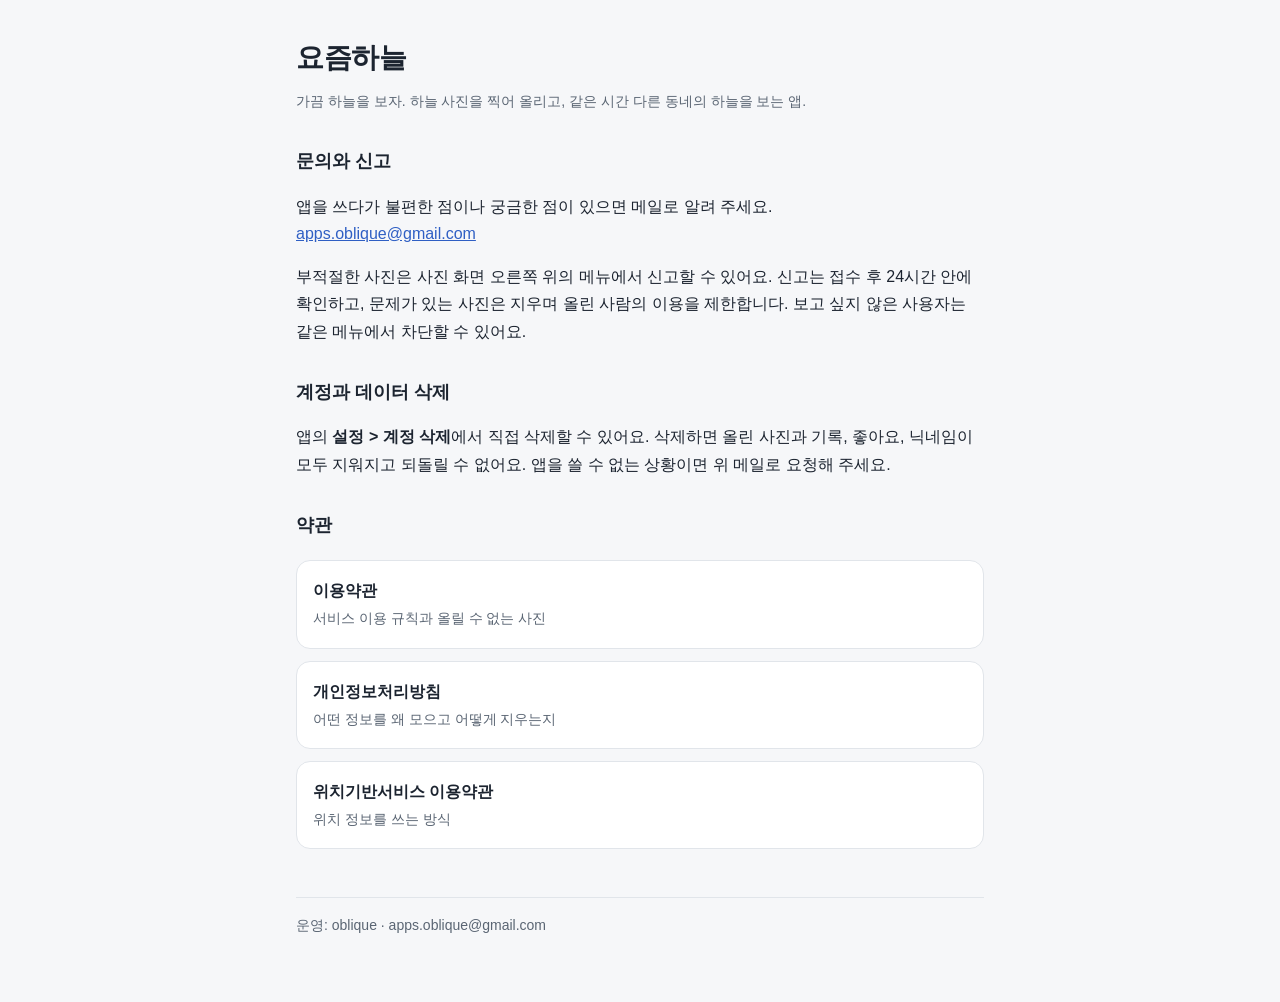
<file: index.html>
<!doctype html>
<html lang="ko">
<head>
<meta charset="utf-8">
<meta name="viewport" content="width=device-width, initial-scale=1">
<title>요즘하늘</title>
<link rel="stylesheet" href="style.css">
</head>
<body>
<main>
  <h1>요즘하늘</h1>
  <p class="meta">가끔 하늘을 보자. 하늘 사진을 찍어 올리고, 같은 시간 다른 동네의 하늘을 보는 앱.</p>

  <h2>문의와 신고</h2>
  <p>앱을 쓰다가 불편한 점이나 궁금한 점이 있으면 메일로 알려 주세요.<br>
  <a href="mailto:apps.oblique@gmail.com">apps.oblique@gmail.com</a></p>
  <p>부적절한 사진은 사진 화면 오른쪽 위의 메뉴에서 신고할 수 있어요. 신고는 접수 후 24시간 안에 확인하고, 문제가 있는 사진은 지우며 올린 사람의 이용을 제한합니다. 보고 싶지 않은 사용자는 같은 메뉴에서 차단할 수 있어요.</p>

  <h2>계정과 데이터 삭제</h2>
  <p>앱의 <strong>설정 &gt; 계정 삭제</strong>에서 직접 삭제할 수 있어요. 삭제하면 올린 사진과 기록, 좋아요, 닉네임이 모두 지워지고 되돌릴 수 없어요. 앱을 쓸 수 없는 상황이면 위 메일로 요청해 주세요.</p>

  <h2>약관</h2>
  <div class="cards">
    <a class="card" href="terms.html"><strong>이용약관</strong><span>서비스 이용 규칙과 올릴 수 없는 사진</span></a>
    <a class="card" href="privacy.html"><strong>개인정보처리방침</strong><span>어떤 정보를 왜 모으고 어떻게 지우는지</span></a>
    <a class="card" href="location.html"><strong>위치기반서비스 이용약관</strong><span>위치 정보를 쓰는 방식</span></a>
  </div>

  <footer>운영: oblique · apps.oblique@gmail.com</footer>
</main>
</body>
</html>
</file>
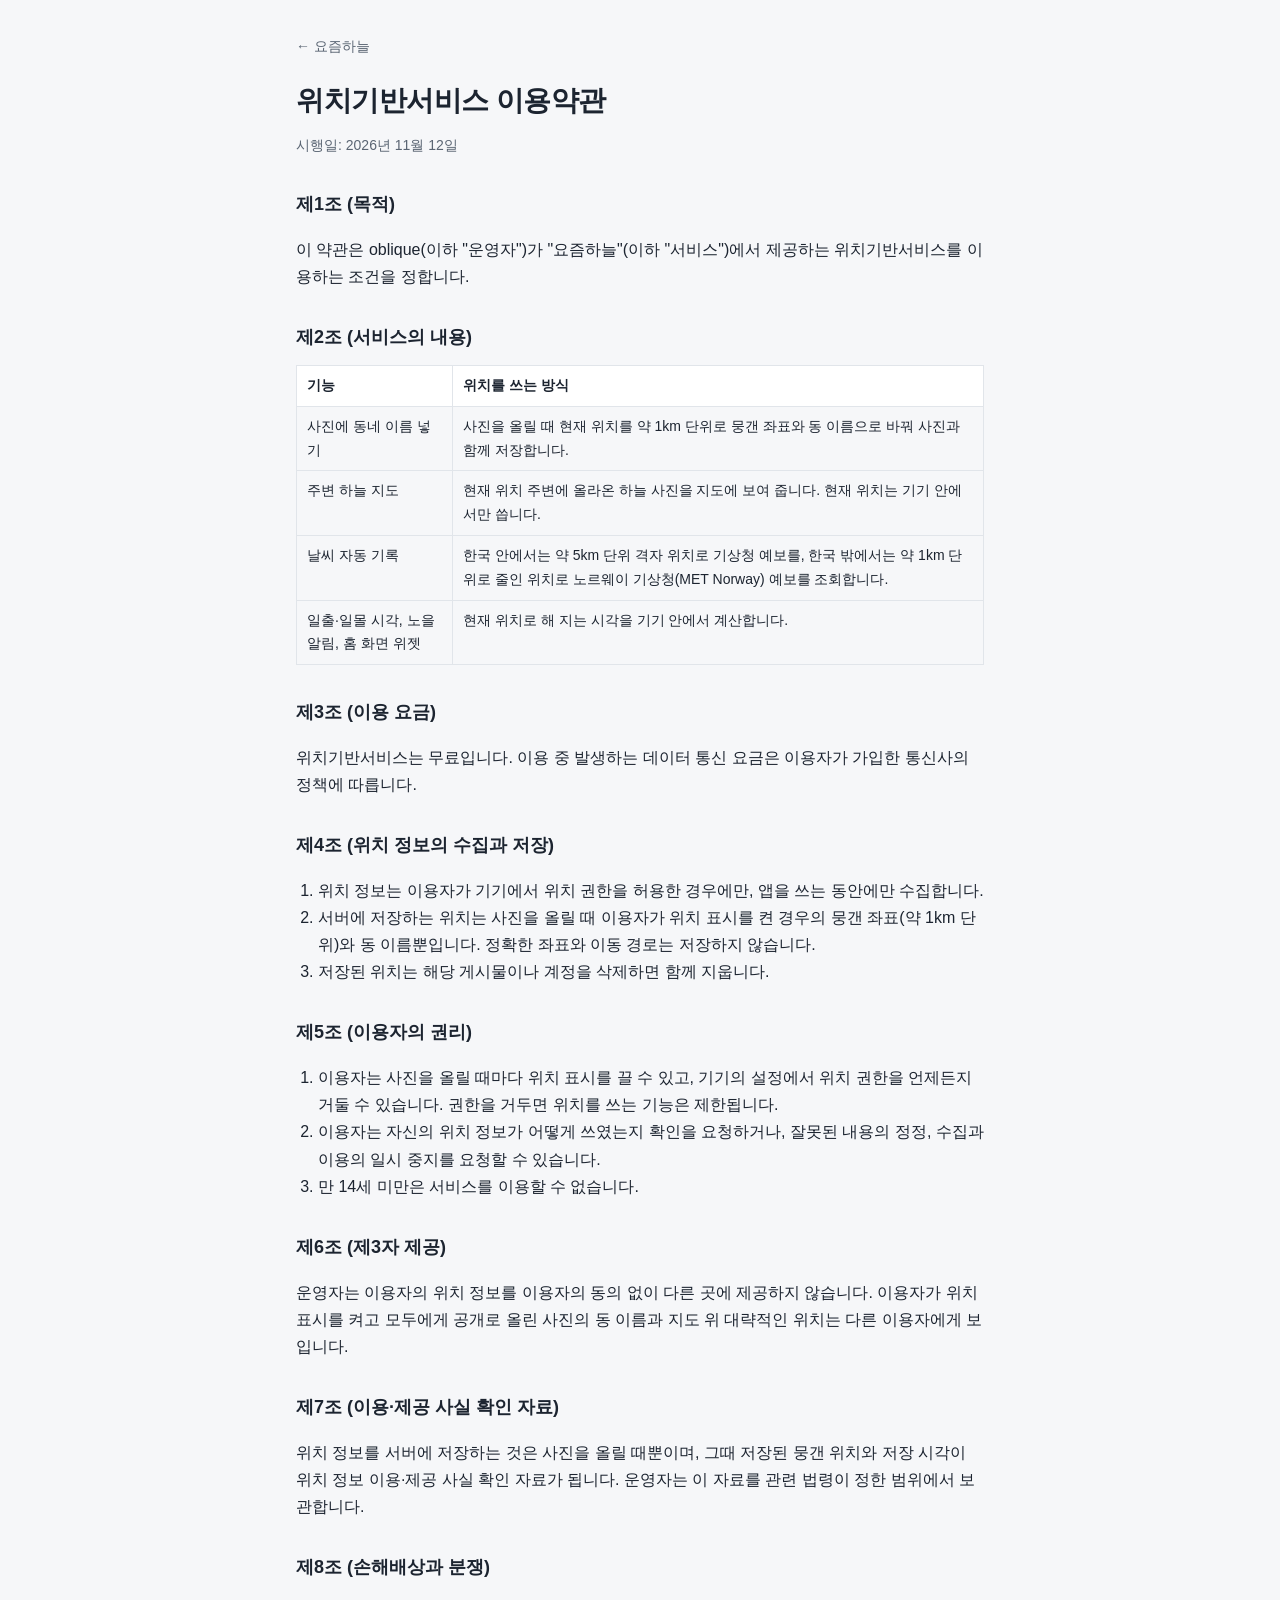
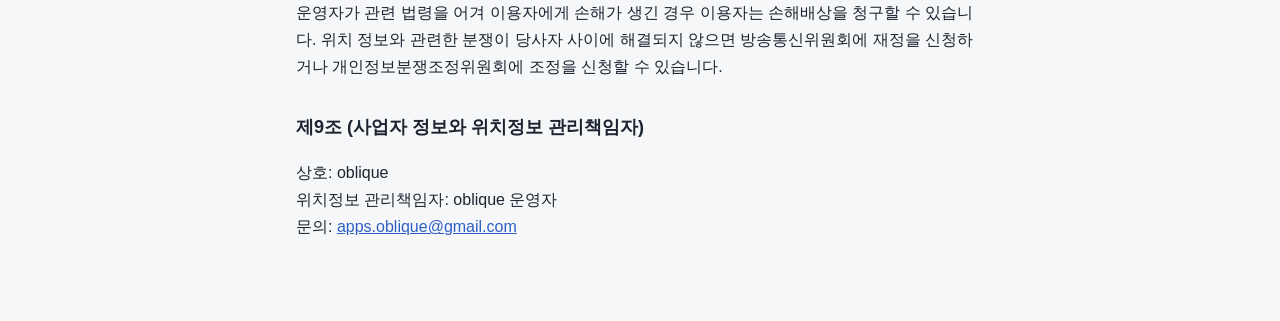
<file: location.html>
<!doctype html>
<html lang="ko">
<head>
<meta charset="utf-8">
<meta name="viewport" content="width=device-width, initial-scale=1">
<title>위치기반서비스 이용약관 · 요즘하늘</title>
<link rel="stylesheet" href="style.css">
</head>
<body>
<main>
  <header class="top"><a href="./">← 요즘하늘</a></header>
  <h1>위치기반서비스 이용약관</h1>
  <p class="meta">시행일: 2026년 11월 12일</p>

  <h2>제1조 (목적)</h2>
  <p>이 약관은 oblique(이하 "운영자")가 "요즘하늘"(이하 "서비스")에서 제공하는 위치기반서비스를 이용하는 조건을 정합니다.</p>

  <h2>제2조 (서비스의 내용)</h2>
  <table>
    <tr><th>기능</th><th>위치를 쓰는 방식</th></tr>
    <tr><td>사진에 동네 이름 넣기</td><td>사진을 올릴 때 현재 위치를 약 1km 단위로 뭉갠 좌표와 동 이름으로 바꿔 사진과 함께 저장합니다.</td></tr>
    <tr><td>주변 하늘 지도</td><td>현재 위치 주변에 올라온 하늘 사진을 지도에 보여 줍니다. 현재 위치는 기기 안에서만 씁니다.</td></tr>
    <tr><td>날씨 자동 기록</td><td>한국 안에서는 약 5km 단위 격자 위치로 기상청 예보를, 한국 밖에서는 약 1km 단위로 줄인 위치로 노르웨이 기상청(MET Norway) 예보를 조회합니다.</td></tr>
    <tr><td>일출·일몰 시각, 노을 알림, 홈 화면 위젯</td><td>현재 위치로 해 지는 시각을 기기 안에서 계산합니다.</td></tr>
  </table>

  <h2>제3조 (이용 요금)</h2>
  <p>위치기반서비스는 무료입니다. 이용 중 발생하는 데이터 통신 요금은 이용자가 가입한 통신사의 정책에 따릅니다.</p>

  <h2>제4조 (위치 정보의 수집과 저장)</h2>
  <ol>
    <li>위치 정보는 이용자가 기기에서 위치 권한을 허용한 경우에만, 앱을 쓰는 동안에만 수집합니다.</li>
    <li>서버에 저장하는 위치는 사진을 올릴 때 이용자가 위치 표시를 켠 경우의 뭉갠 좌표(약 1km 단위)와 동 이름뿐입니다. 정확한 좌표와 이동 경로는 저장하지 않습니다.</li>
    <li>저장된 위치는 해당 게시물이나 계정을 삭제하면 함께 지웁니다.</li>
  </ol>

  <h2>제5조 (이용자의 권리)</h2>
  <ol>
    <li>이용자는 사진을 올릴 때마다 위치 표시를 끌 수 있고, 기기의 설정에서 위치 권한을 언제든지 거둘 수 있습니다. 권한을 거두면 위치를 쓰는 기능은 제한됩니다.</li>
    <li>이용자는 자신의 위치 정보가 어떻게 쓰였는지 확인을 요청하거나, 잘못된 내용의 정정, 수집과 이용의 일시 중지를 요청할 수 있습니다.</li>
    <li>만 14세 미만은 서비스를 이용할 수 없습니다.</li>
  </ol>

  <h2>제6조 (제3자 제공)</h2>
  <p>운영자는 이용자의 위치 정보를 이용자의 동의 없이 다른 곳에 제공하지 않습니다. 이용자가 위치 표시를 켜고 모두에게 공개로 올린 사진의 동 이름과 지도 위 대략적인 위치는 다른 이용자에게 보입니다.</p>

  <h2>제7조 (이용·제공 사실 확인 자료)</h2>
  <p>위치 정보를 서버에 저장하는 것은 사진을 올릴 때뿐이며, 그때 저장된 뭉갠 위치와 저장 시각이 위치 정보 이용·제공 사실 확인 자료가 됩니다. 운영자는 이 자료를 관련 법령이 정한 범위에서 보관합니다.</p>

  <h2>제8조 (손해배상과 분쟁)</h2>
  <p>운영자가 관련 법령을 어겨 이용자에게 손해가 생긴 경우 이용자는 손해배상을 청구할 수 있습니다. 위치 정보와 관련한 분쟁이 당사자 사이에 해결되지 않으면 방송통신위원회에 재정을 신청하거나 개인정보분쟁조정위원회에 조정을 신청할 수 있습니다.</p>

  <h2>제9조 (사업자 정보와 위치정보 관리책임자)</h2>
  <p>상호: oblique<br>
  위치정보 관리책임자: oblique 운영자<br>
  문의: <a href="mailto:apps.oblique@gmail.com">apps.oblique@gmail.com</a></p>
</main>
</body>
</html>
</file>
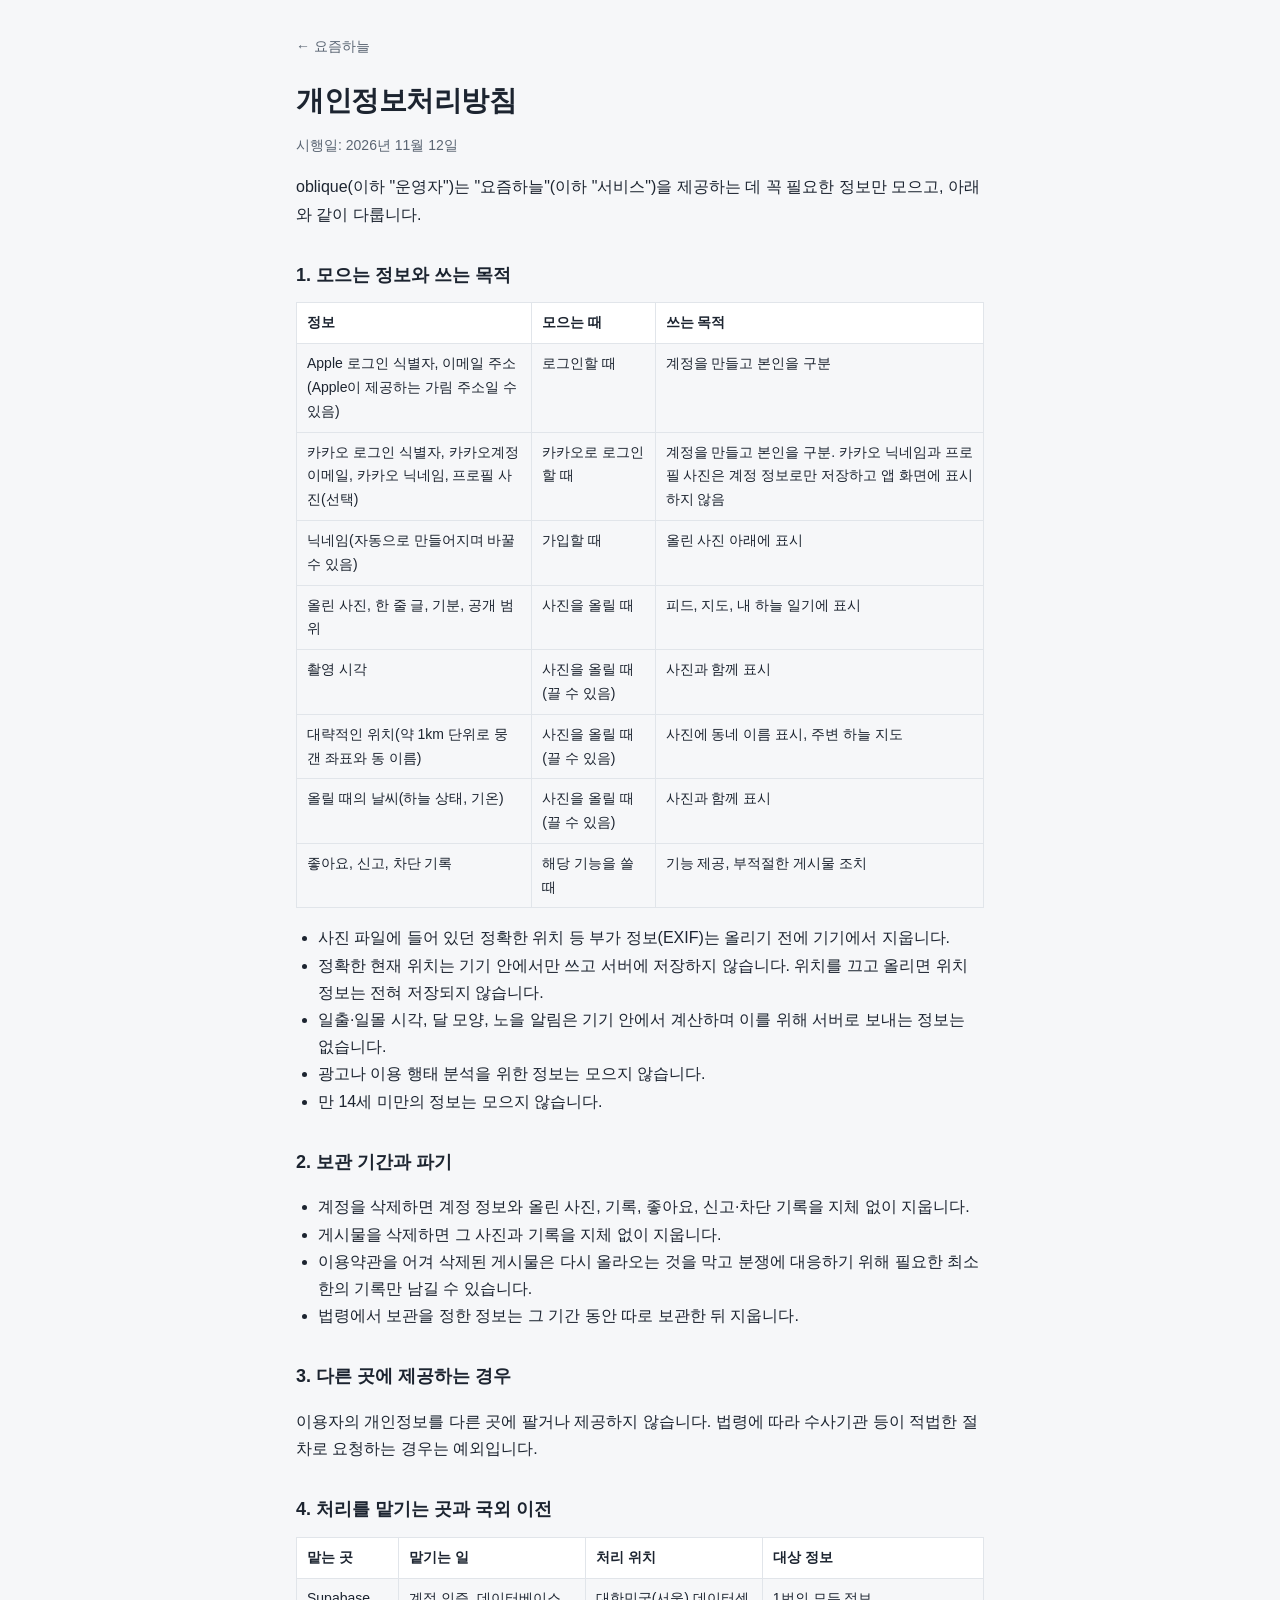
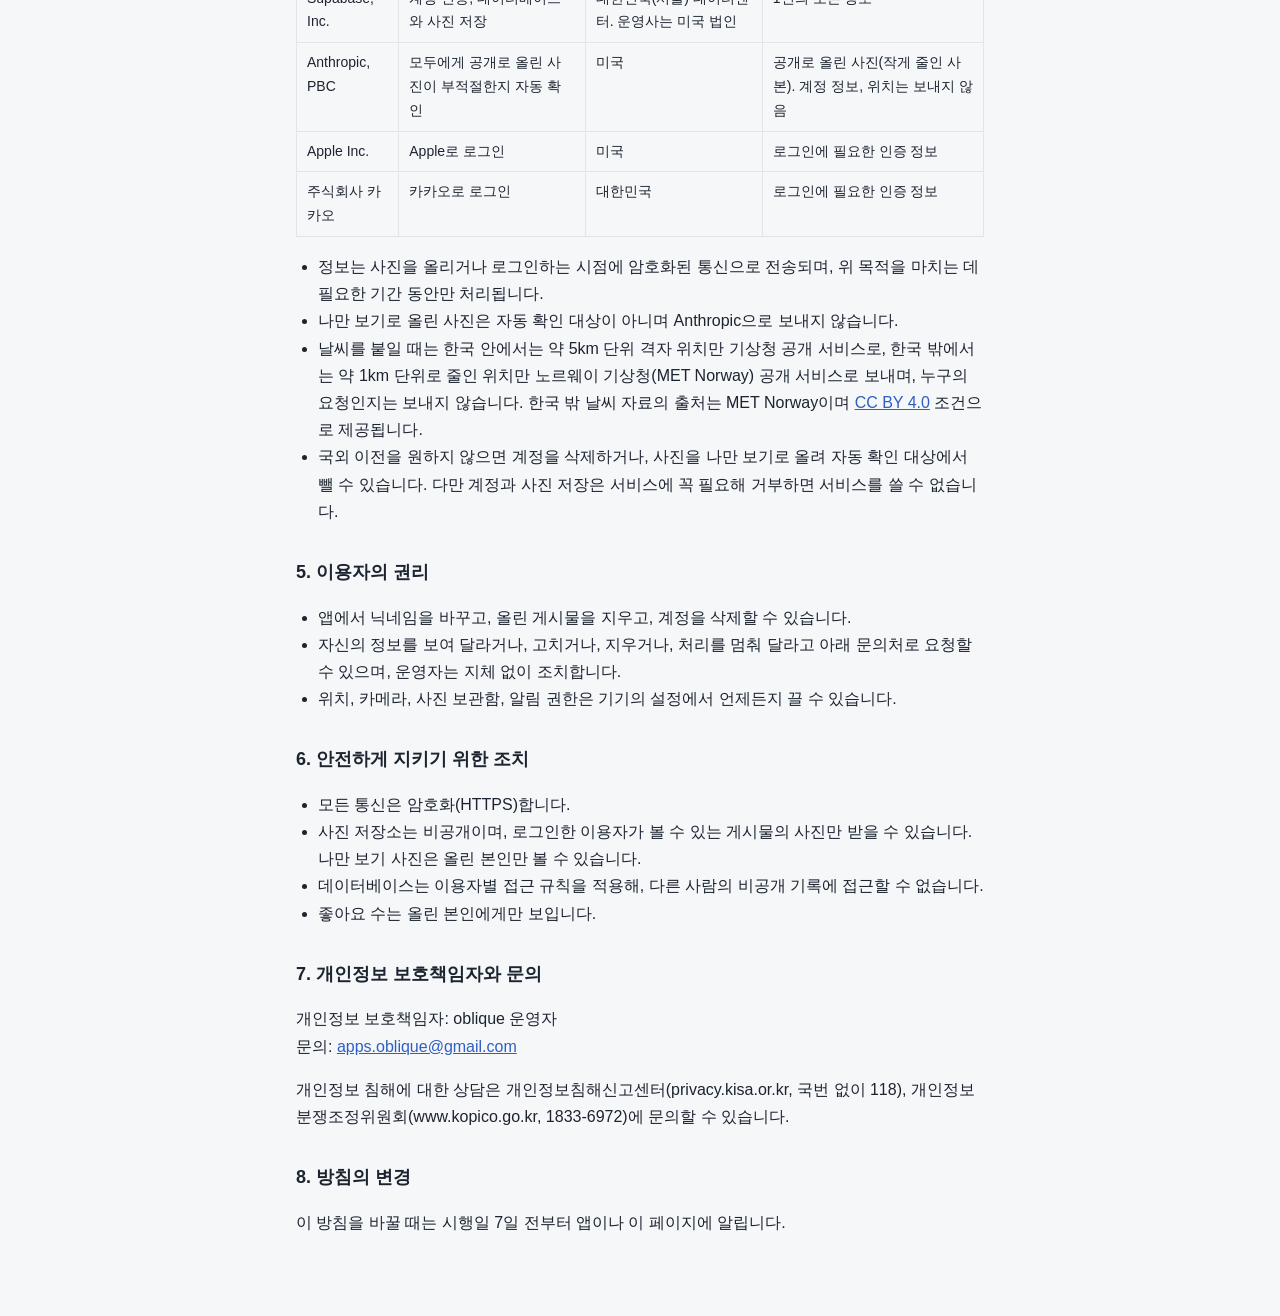
<file: privacy.html>
<!doctype html>
<html lang="ko">
<head>
<meta charset="utf-8">
<meta name="viewport" content="width=device-width, initial-scale=1">
<title>개인정보처리방침 · 요즘하늘</title>
<link rel="stylesheet" href="style.css">
</head>
<body>
<main>
  <header class="top"><a href="./">← 요즘하늘</a></header>
  <h1>개인정보처리방침</h1>
  <p class="meta">시행일: 2026년 11월 12일</p>
  <p>oblique(이하 "운영자")는 "요즘하늘"(이하 "서비스")을 제공하는 데 꼭 필요한 정보만 모으고, 아래와 같이 다룹니다.</p>

  <h2>1. 모으는 정보와 쓰는 목적</h2>
  <table>
    <tr><th>정보</th><th>모으는 때</th><th>쓰는 목적</th></tr>
    <tr><td>Apple 로그인 식별자, 이메일 주소(Apple이 제공하는 가림 주소일 수 있음)</td><td>로그인할 때</td><td>계정을 만들고 본인을 구분</td></tr>
    <tr><td>카카오 로그인 식별자, 카카오계정 이메일, 카카오 닉네임, 프로필 사진(선택)</td><td>카카오로 로그인할 때</td><td>계정을 만들고 본인을 구분. 카카오 닉네임과 프로필 사진은 계정 정보로만 저장하고 앱 화면에 표시하지 않음</td></tr>
    <tr><td>닉네임(자동으로 만들어지며 바꿀 수 있음)</td><td>가입할 때</td><td>올린 사진 아래에 표시</td></tr>
    <tr><td>올린 사진, 한 줄 글, 기분, 공개 범위</td><td>사진을 올릴 때</td><td>피드, 지도, 내 하늘 일기에 표시</td></tr>
    <tr><td>촬영 시각</td><td>사진을 올릴 때(끌 수 있음)</td><td>사진과 함께 표시</td></tr>
    <tr><td>대략적인 위치(약 1km 단위로 뭉갠 좌표와 동 이름)</td><td>사진을 올릴 때(끌 수 있음)</td><td>사진에 동네 이름 표시, 주변 하늘 지도</td></tr>
    <tr><td>올릴 때의 날씨(하늘 상태, 기온)</td><td>사진을 올릴 때(끌 수 있음)</td><td>사진과 함께 표시</td></tr>
    <tr><td>좋아요, 신고, 차단 기록</td><td>해당 기능을 쓸 때</td><td>기능 제공, 부적절한 게시물 조치</td></tr>
  </table>
  <ul>
    <li>사진 파일에 들어 있던 정확한 위치 등 부가 정보(EXIF)는 올리기 전에 기기에서 지웁니다.</li>
    <li>정확한 현재 위치는 기기 안에서만 쓰고 서버에 저장하지 않습니다. 위치를 끄고 올리면 위치 정보는 전혀 저장되지 않습니다.</li>
    <li>일출·일몰 시각, 달 모양, 노을 알림은 기기 안에서 계산하며 이를 위해 서버로 보내는 정보는 없습니다.</li>
    <li>광고나 이용 행태 분석을 위한 정보는 모으지 않습니다.</li>
    <li>만 14세 미만의 정보는 모으지 않습니다.</li>
  </ul>

  <h2>2. 보관 기간과 파기</h2>
  <ul>
    <li>계정을 삭제하면 계정 정보와 올린 사진, 기록, 좋아요, 신고·차단 기록을 지체 없이 지웁니다.</li>
    <li>게시물을 삭제하면 그 사진과 기록을 지체 없이 지웁니다.</li>
    <li>이용약관을 어겨 삭제된 게시물은 다시 올라오는 것을 막고 분쟁에 대응하기 위해 필요한 최소한의 기록만 남길 수 있습니다.</li>
    <li>법령에서 보관을 정한 정보는 그 기간 동안 따로 보관한 뒤 지웁니다.</li>
  </ul>

  <h2>3. 다른 곳에 제공하는 경우</h2>
  <p>이용자의 개인정보를 다른 곳에 팔거나 제공하지 않습니다. 법령에 따라 수사기관 등이 적법한 절차로 요청하는 경우는 예외입니다.</p>

  <h2>4. 처리를 맡기는 곳과 국외 이전</h2>
  <table>
    <tr><th>맡는 곳</th><th>맡기는 일</th><th>처리 위치</th><th>대상 정보</th></tr>
    <tr><td>Supabase, Inc.</td><td>계정 인증, 데이터베이스와 사진 저장</td><td>대한민국(서울) 데이터센터. 운영사는 미국 법인</td><td>1번의 모든 정보</td></tr>
    <tr><td>Anthropic, PBC</td><td>모두에게 공개로 올린 사진이 부적절한지 자동 확인</td><td>미국</td><td>공개로 올린 사진(작게 줄인 사본). 계정 정보, 위치는 보내지 않음</td></tr>
    <tr><td>Apple Inc.</td><td>Apple로 로그인</td><td>미국</td><td>로그인에 필요한 인증 정보</td></tr>
    <tr><td>주식회사 카카오</td><td>카카오로 로그인</td><td>대한민국</td><td>로그인에 필요한 인증 정보</td></tr>
  </table>
  <ul>
    <li>정보는 사진을 올리거나 로그인하는 시점에 암호화된 통신으로 전송되며, 위 목적을 마치는 데 필요한 기간 동안만 처리됩니다.</li>
    <li>나만 보기로 올린 사진은 자동 확인 대상이 아니며 Anthropic으로 보내지 않습니다.</li>
    <li>날씨를 붙일 때는 한국 안에서는 약 5km 단위 격자 위치만 기상청 공개 서비스로, 한국 밖에서는 약 1km 단위로 줄인 위치만 노르웨이 기상청(MET Norway) 공개 서비스로 보내며, 누구의 요청인지는 보내지 않습니다. 한국 밖 날씨 자료의 출처는 MET Norway이며 <a href="https://creativecommons.org/licenses/by/4.0/">CC BY 4.0</a> 조건으로 제공됩니다.</li>
    <li>국외 이전을 원하지 않으면 계정을 삭제하거나, 사진을 나만 보기로 올려 자동 확인 대상에서 뺄 수 있습니다. 다만 계정과 사진 저장은 서비스에 꼭 필요해 거부하면 서비스를 쓸 수 없습니다.</li>
  </ul>

  <h2>5. 이용자의 권리</h2>
  <ul>
    <li>앱에서 닉네임을 바꾸고, 올린 게시물을 지우고, 계정을 삭제할 수 있습니다.</li>
    <li>자신의 정보를 보여 달라거나, 고치거나, 지우거나, 처리를 멈춰 달라고 아래 문의처로 요청할 수 있으며, 운영자는 지체 없이 조치합니다.</li>
    <li>위치, 카메라, 사진 보관함, 알림 권한은 기기의 설정에서 언제든지 끌 수 있습니다.</li>
  </ul>

  <h2>6. 안전하게 지키기 위한 조치</h2>
  <ul>
    <li>모든 통신은 암호화(HTTPS)합니다.</li>
    <li>사진 저장소는 비공개이며, 로그인한 이용자가 볼 수 있는 게시물의 사진만 받을 수 있습니다. 나만 보기 사진은 올린 본인만 볼 수 있습니다.</li>
    <li>데이터베이스는 이용자별 접근 규칙을 적용해, 다른 사람의 비공개 기록에 접근할 수 없습니다.</li>
    <li>좋아요 수는 올린 본인에게만 보입니다.</li>
  </ul>

  <h2>7. 개인정보 보호책임자와 문의</h2>
  <p>개인정보 보호책임자: oblique 운영자<br>
  문의: <a href="mailto:apps.oblique@gmail.com">apps.oblique@gmail.com</a></p>
  <p>개인정보 침해에 대한 상담은 개인정보침해신고센터(privacy.kisa.or.kr, 국번 없이 118), 개인정보분쟁조정위원회(www.kopico.go.kr, 1833-6972)에 문의할 수 있습니다.</p>

  <h2>8. 방침의 변경</h2>
  <p>이 방침을 바꿀 때는 시행일 7일 전부터 앱이나 이 페이지에 알립니다.</p>
</main>
</body>
</html>
</file>
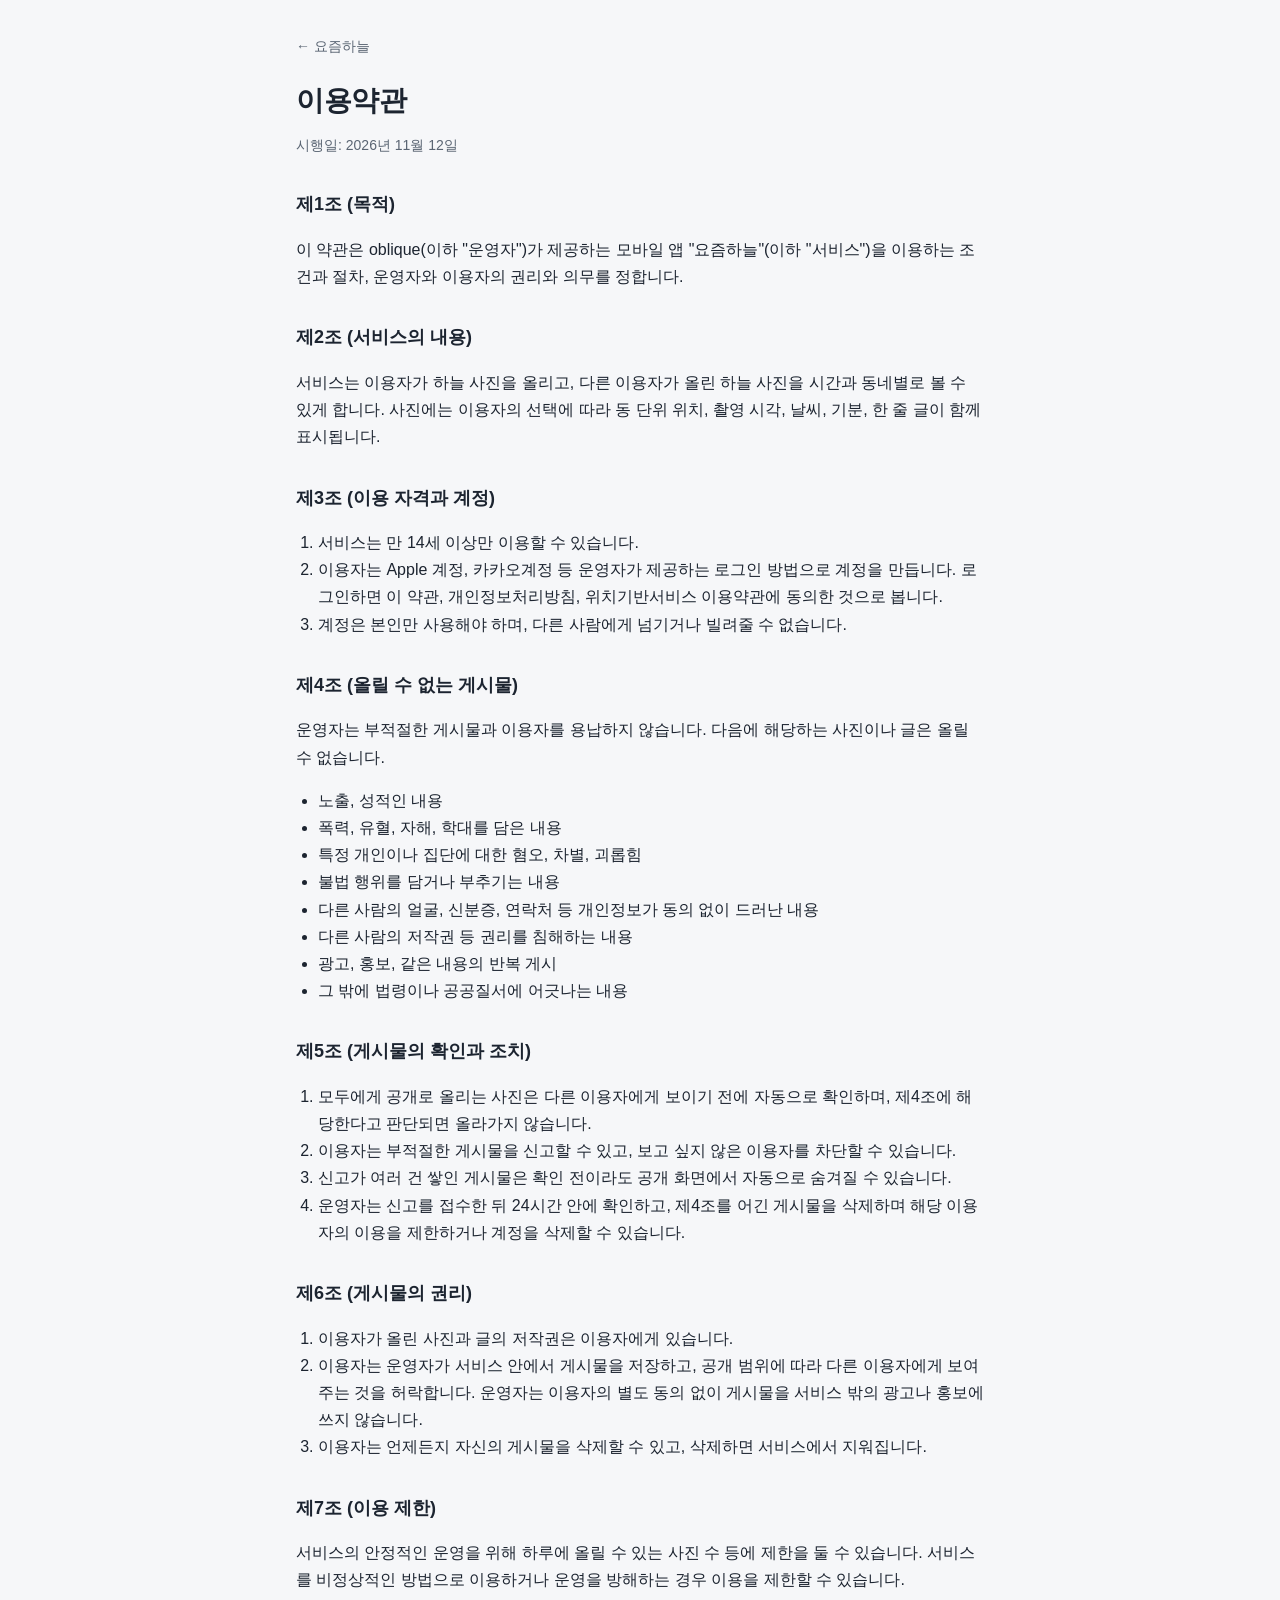
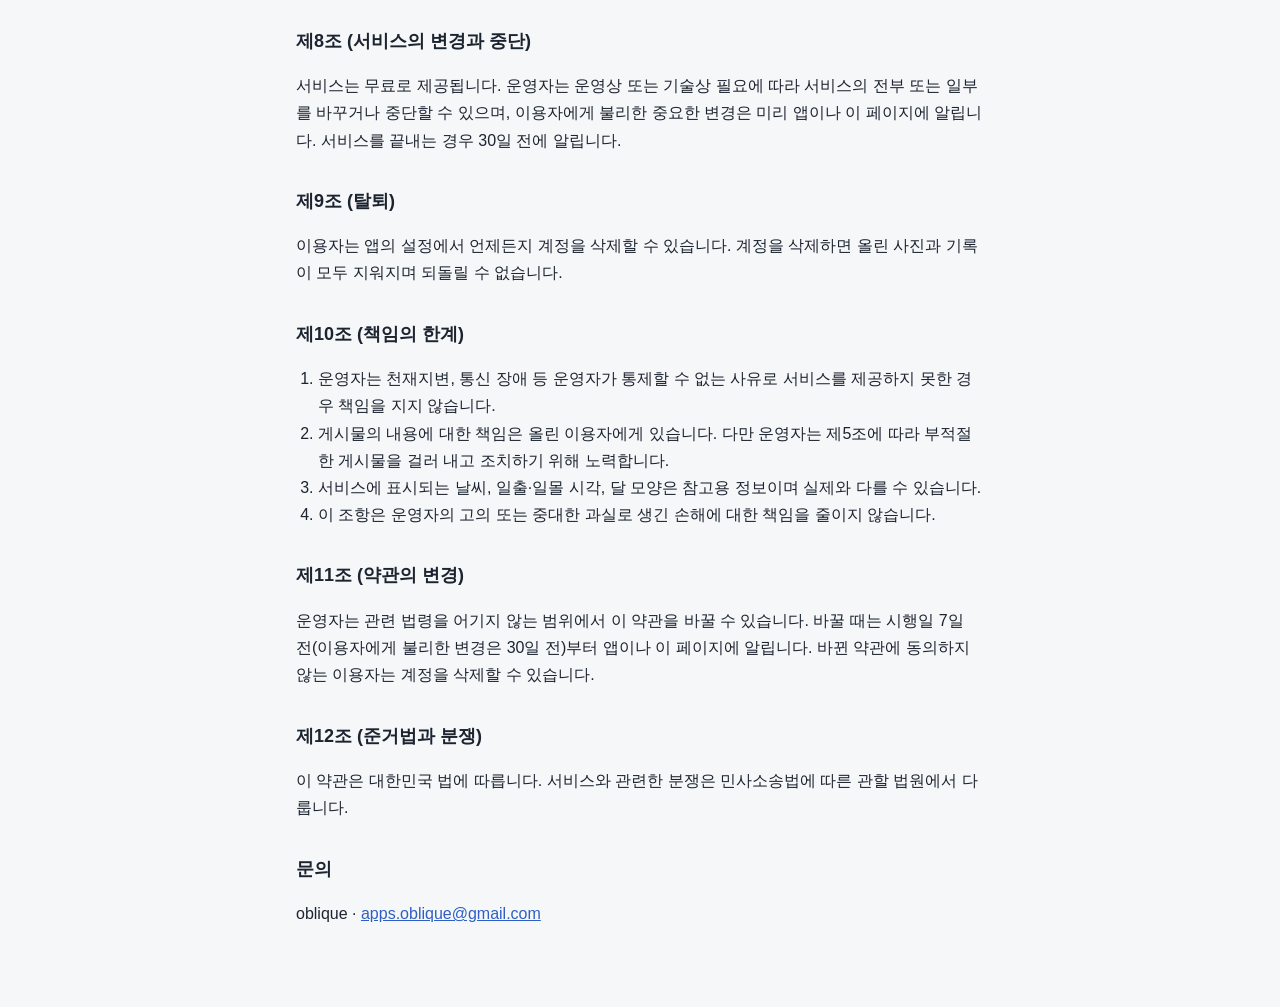
<file: terms.html>
<!doctype html>
<html lang="ko">
<head>
<meta charset="utf-8">
<meta name="viewport" content="width=device-width, initial-scale=1">
<title>이용약관 · 요즘하늘</title>
<link rel="stylesheet" href="style.css">
</head>
<body>
<main>
  <header class="top"><a href="./">← 요즘하늘</a></header>
  <h1>이용약관</h1>
  <p class="meta">시행일: 2026년 11월 12일</p>

  <h2>제1조 (목적)</h2>
  <p>이 약관은 oblique(이하 "운영자")가 제공하는 모바일 앱 "요즘하늘"(이하 "서비스")을 이용하는 조건과 절차, 운영자와 이용자의 권리와 의무를 정합니다.</p>

  <h2>제2조 (서비스의 내용)</h2>
  <p>서비스는 이용자가 하늘 사진을 올리고, 다른 이용자가 올린 하늘 사진을 시간과 동네별로 볼 수 있게 합니다. 사진에는 이용자의 선택에 따라 동 단위 위치, 촬영 시각, 날씨, 기분, 한 줄 글이 함께 표시됩니다.</p>

  <h2>제3조 (이용 자격과 계정)</h2>
  <ol>
    <li>서비스는 만 14세 이상만 이용할 수 있습니다.</li>
    <li>이용자는 Apple 계정, 카카오계정 등 운영자가 제공하는 로그인 방법으로 계정을 만듭니다. 로그인하면 이 약관, 개인정보처리방침, 위치기반서비스 이용약관에 동의한 것으로 봅니다.</li>
    <li>계정은 본인만 사용해야 하며, 다른 사람에게 넘기거나 빌려줄 수 없습니다.</li>
  </ol>

  <h2>제4조 (올릴 수 없는 게시물)</h2>
  <p>운영자는 부적절한 게시물과 이용자를 용납하지 않습니다. 다음에 해당하는 사진이나 글은 올릴 수 없습니다.</p>
  <ul>
    <li>노출, 성적인 내용</li>
    <li>폭력, 유혈, 자해, 학대를 담은 내용</li>
    <li>특정 개인이나 집단에 대한 혐오, 차별, 괴롭힘</li>
    <li>불법 행위를 담거나 부추기는 내용</li>
    <li>다른 사람의 얼굴, 신분증, 연락처 등 개인정보가 동의 없이 드러난 내용</li>
    <li>다른 사람의 저작권 등 권리를 침해하는 내용</li>
    <li>광고, 홍보, 같은 내용의 반복 게시</li>
    <li>그 밖에 법령이나 공공질서에 어긋나는 내용</li>
  </ul>

  <h2>제5조 (게시물의 확인과 조치)</h2>
  <ol>
    <li>모두에게 공개로 올리는 사진은 다른 이용자에게 보이기 전에 자동으로 확인하며, 제4조에 해당한다고 판단되면 올라가지 않습니다.</li>
    <li>이용자는 부적절한 게시물을 신고할 수 있고, 보고 싶지 않은 이용자를 차단할 수 있습니다.</li>
    <li>신고가 여러 건 쌓인 게시물은 확인 전이라도 공개 화면에서 자동으로 숨겨질 수 있습니다.</li>
    <li>운영자는 신고를 접수한 뒤 24시간 안에 확인하고, 제4조를 어긴 게시물을 삭제하며 해당 이용자의 이용을 제한하거나 계정을 삭제할 수 있습니다.</li>
  </ol>

  <h2>제6조 (게시물의 권리)</h2>
  <ol>
    <li>이용자가 올린 사진과 글의 저작권은 이용자에게 있습니다.</li>
    <li>이용자는 운영자가 서비스 안에서 게시물을 저장하고, 공개 범위에 따라 다른 이용자에게 보여 주는 것을 허락합니다. 운영자는 이용자의 별도 동의 없이 게시물을 서비스 밖의 광고나 홍보에 쓰지 않습니다.</li>
    <li>이용자는 언제든지 자신의 게시물을 삭제할 수 있고, 삭제하면 서비스에서 지워집니다.</li>
  </ol>

  <h2>제7조 (이용 제한)</h2>
  <p>서비스의 안정적인 운영을 위해 하루에 올릴 수 있는 사진 수 등에 제한을 둘 수 있습니다. 서비스를 비정상적인 방법으로 이용하거나 운영을 방해하는 경우 이용을 제한할 수 있습니다.</p>

  <h2>제8조 (서비스의 변경과 중단)</h2>
  <p>서비스는 무료로 제공됩니다. 운영자는 운영상 또는 기술상 필요에 따라 서비스의 전부 또는 일부를 바꾸거나 중단할 수 있으며, 이용자에게 불리한 중요한 변경은 미리 앱이나 이 페이지에 알립니다. 서비스를 끝내는 경우 30일 전에 알립니다.</p>

  <h2>제9조 (탈퇴)</h2>
  <p>이용자는 앱의 설정에서 언제든지 계정을 삭제할 수 있습니다. 계정을 삭제하면 올린 사진과 기록이 모두 지워지며 되돌릴 수 없습니다.</p>

  <h2>제10조 (책임의 한계)</h2>
  <ol>
    <li>운영자는 천재지변, 통신 장애 등 운영자가 통제할 수 없는 사유로 서비스를 제공하지 못한 경우 책임을 지지 않습니다.</li>
    <li>게시물의 내용에 대한 책임은 올린 이용자에게 있습니다. 다만 운영자는 제5조에 따라 부적절한 게시물을 걸러 내고 조치하기 위해 노력합니다.</li>
    <li>서비스에 표시되는 날씨, 일출·일몰 시각, 달 모양은 참고용 정보이며 실제와 다를 수 있습니다.</li>
    <li>이 조항은 운영자의 고의 또는 중대한 과실로 생긴 손해에 대한 책임을 줄이지 않습니다.</li>
  </ol>

  <h2>제11조 (약관의 변경)</h2>
  <p>운영자는 관련 법령을 어기지 않는 범위에서 이 약관을 바꿀 수 있습니다. 바꿀 때는 시행일 7일 전(이용자에게 불리한 변경은 30일 전)부터 앱이나 이 페이지에 알립니다. 바뀐 약관에 동의하지 않는 이용자는 계정을 삭제할 수 있습니다.</p>

  <h2>제12조 (준거법과 분쟁)</h2>
  <p>이 약관은 대한민국 법에 따릅니다. 서비스와 관련한 분쟁은 민사소송법에 따른 관할 법원에서 다룹니다.</p>

  <h2>문의</h2>
  <p>oblique · <a href="mailto:apps.oblique@gmail.com">apps.oblique@gmail.com</a></p>
</main>
</body>
</html>
</file>
<file: style.css>
:root { --bg: #f6f7f9; --card: #ffffff; --text: #1c2430; --sub: #5a6573; --line: #e1e5ea; --accent: #2f5fc4; }
@media (prefers-color-scheme: dark) {
  :root { --bg: #14181f; --card: #1c222b; --text: #eef1f5; --sub: #a3adba; --line: #2c3440; --accent: #8fb0f5; }
}
* { box-sizing: border-box; }
body { margin: 0; background: var(--bg); color: var(--text); font: 16px/1.7 -apple-system, BlinkMacSystemFont, "Apple SD Gothic Neo", "Noto Sans KR", sans-serif; }
main { max-width: 720px; margin: 0 auto; padding: 32px 16px 64px; }
header.top { margin-bottom: 24px; }
header.top a { color: var(--sub); text-decoration: none; font-size: 14px; }
h1 { font-size: 28px; line-height: 1.3; margin: 8px 0 4px; letter-spacing: -0.5px; }
h2 { font-size: 18px; margin: 32px 0 8px; }
p, li { color: var(--text); }
.meta { color: var(--sub); font-size: 14px; }
a { color: var(--accent); }
ul, ol { padding-left: 22px; }
table { width: 100%; border-collapse: collapse; margin: 12px 0; font-size: 14px; display: block; overflow-x: auto; }
th, td { border: 1px solid var(--line); padding: 8px 10px; text-align: left; vertical-align: top; }
th { background: var(--card); white-space: nowrap; }
.cards { display: grid; gap: 12px; margin: 20px 0; }
.card { display: block; background: var(--card); border: 1px solid var(--line); border-radius: 14px; padding: 16px; text-decoration: none; color: var(--text); }
.card strong { display: block; }
.card span { color: var(--sub); font-size: 14px; }
footer { margin-top: 48px; padding-top: 16px; border-top: 1px solid var(--line); color: var(--sub); font-size: 14px; }
</file>
